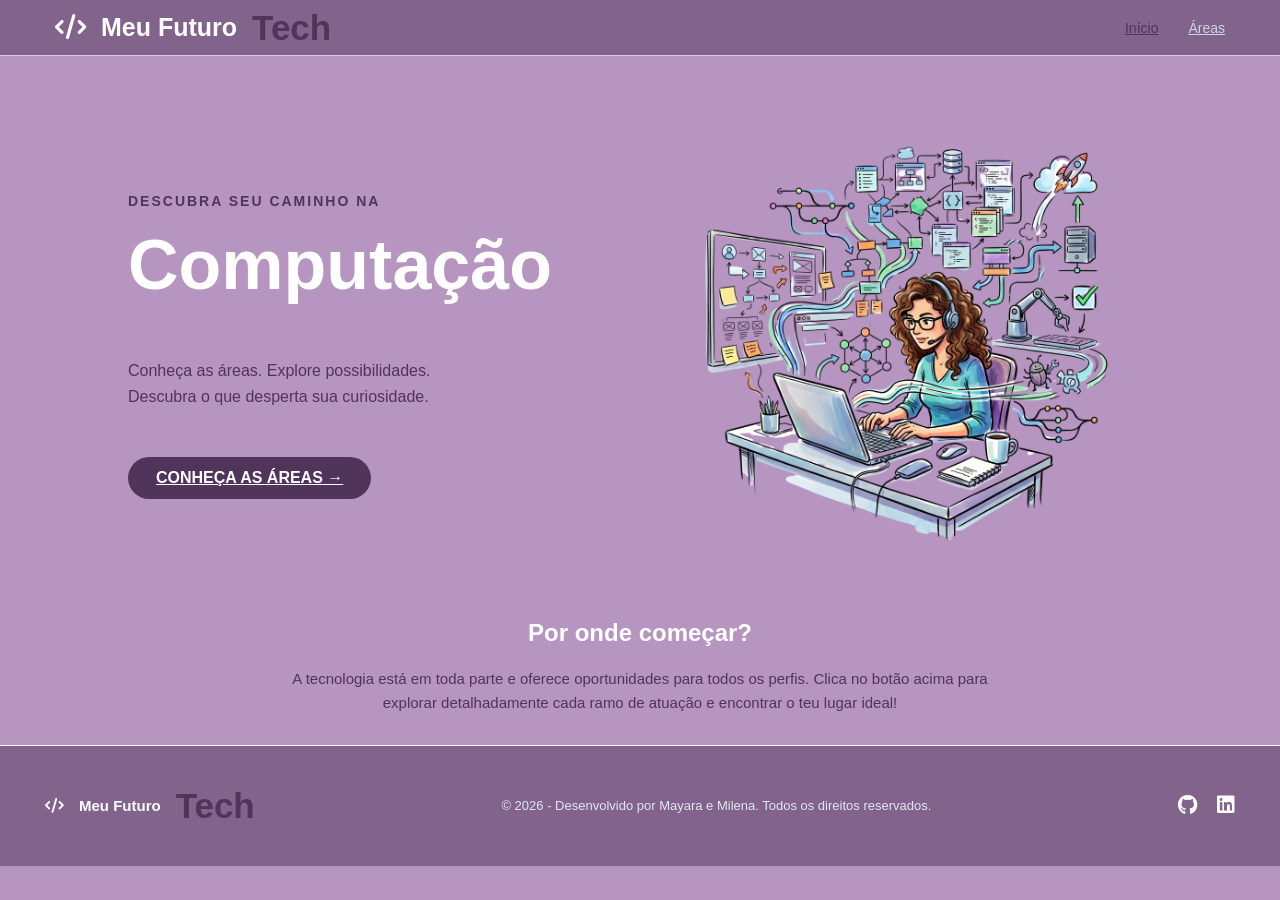
<file: index.html>
<!doctype html>
<html lang="pt-BR">

<head>
  <meta charset="UTF-8">
  <meta name="viewport" content="width=device-width, initial-scale=1.0">
  <title>Meu Futuro Tech</title>
  <link rel="stylesheet" href="https://cdnjs.cloudflare.com/ajax/libs/font-awesome/6.5.2/css/all.min.css">
  <link rel="stylesheet" href="css/style.css">
</head>

<body>
  <header>
    <div class="logo">
      <i class="fa-solid fa-code"></i> Meu Futuro <span>Tech</span>
    </div>
    <nav class="links-menu">
      <a href="index.html" class="ativo">Início</a>
      <a href="areas.html">Áreas</a>
    </nav>
  </header>
  <section class="hero">
    <div class="hero-texto">
      <p class="destaque">DESCUBRA SEU CAMINHO NA</p>
      <h1> Computação </h1> <br>
      <p>Conheça as áreas. Explore possibilidades. <br>
        Descubra o que desperta sua curiosidade.</p> <br>
      <a href="areas.html" class="botao">CONHEÇA AS ÁREAS →</a> <br>
    </div>
    <div class="hero-imagem">
      <img src="img/mulhercomputador.png" alt="computador na mesa">
    </div>
</section>

<section class="conclusao-final">
    <div class="hero-texto">
      <h2>Por onde começar?</h2>
      <p>A tecnologia está em toda parte e oferece oportunidades para todos os perfis. Clica no botão acima para explorar detalhadamente cada ramo de atuação e encontrar o teu lugar ideal!</p>
    </div>
  </section>

   <footer>
            <div class="logo">
            <i class="fa-solid fa-code"></i> Meu Futuro <span>Tech</span>
            </div>
            <p>&copy; 2026 - Desenvolvido por Mayara e Milena. Todos os direitos reservados.</p>
            <div class="social">
                <a href="#"><i class="fa-brands fa-github"></i></a>
                <a href="#"><i class="fa-brands fa-linkedin"></i></a>
            </div>
        </footer>

</body>

</html>
</file>
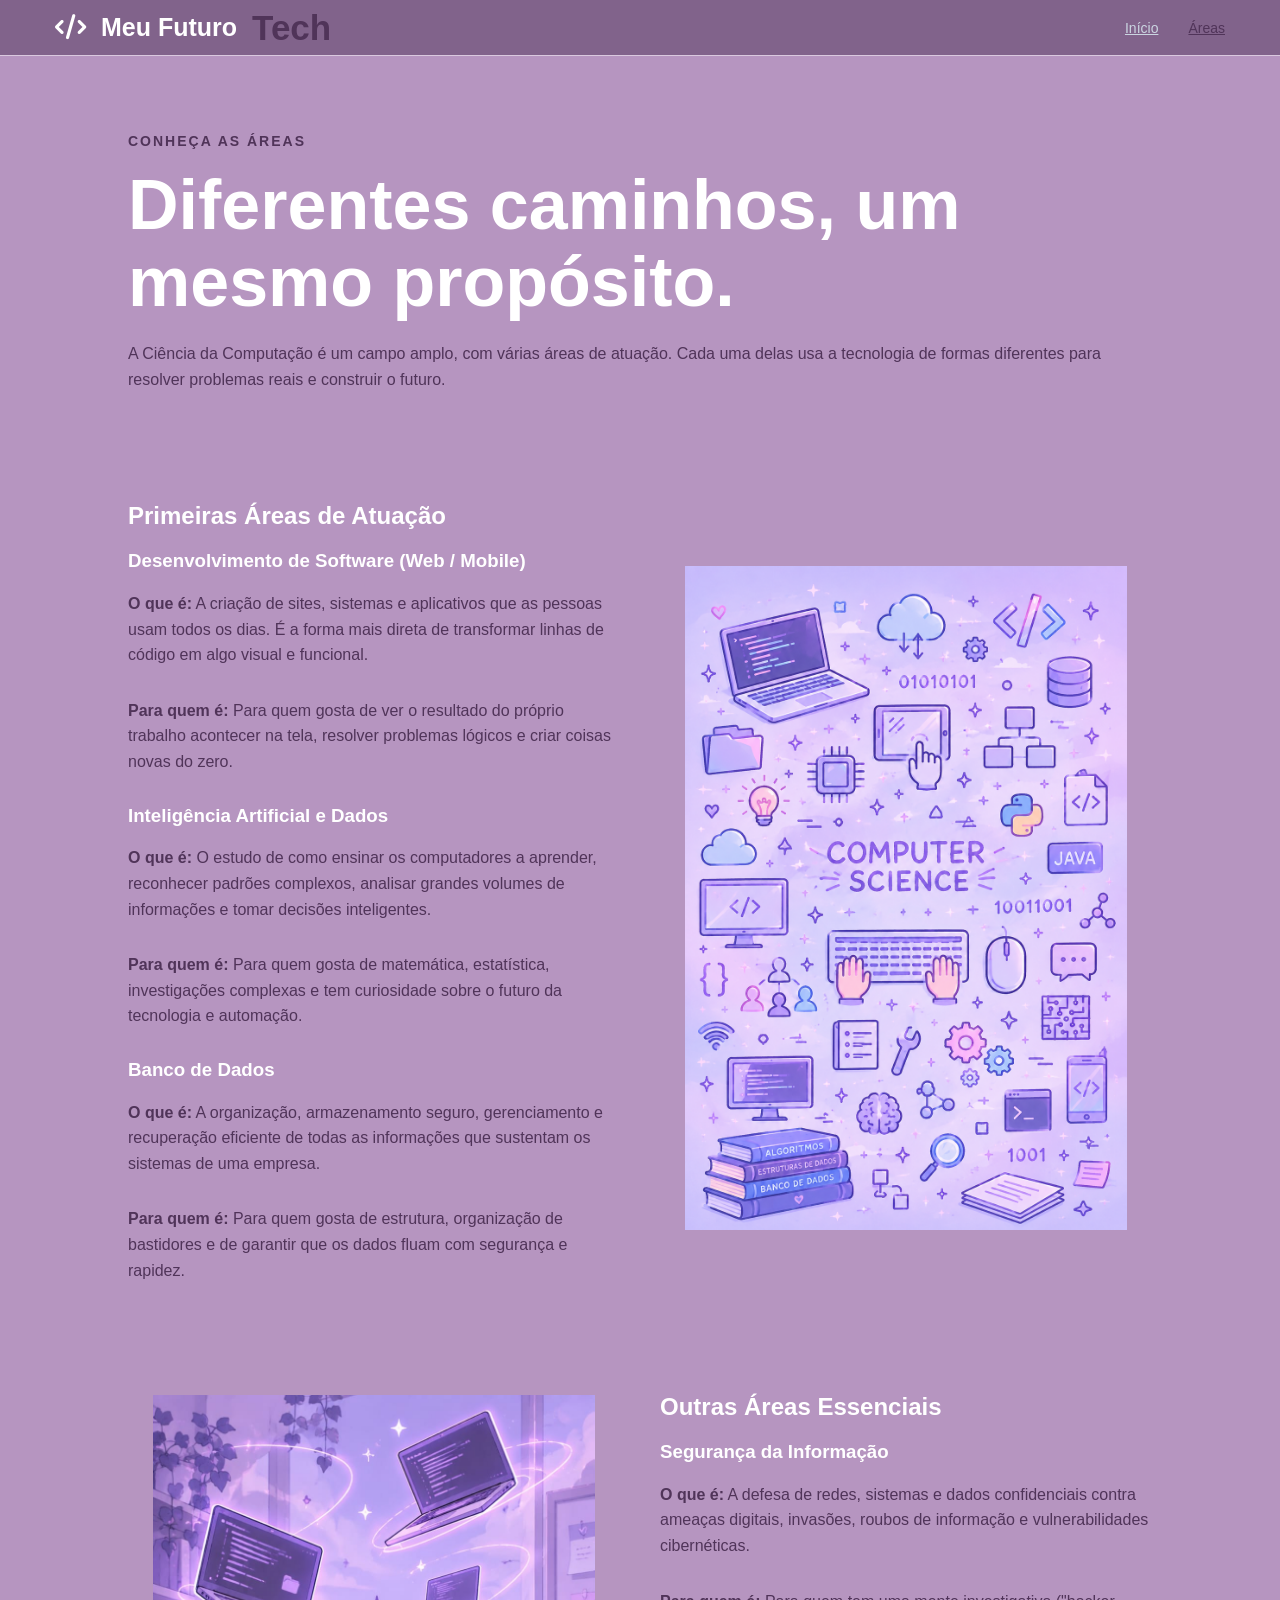
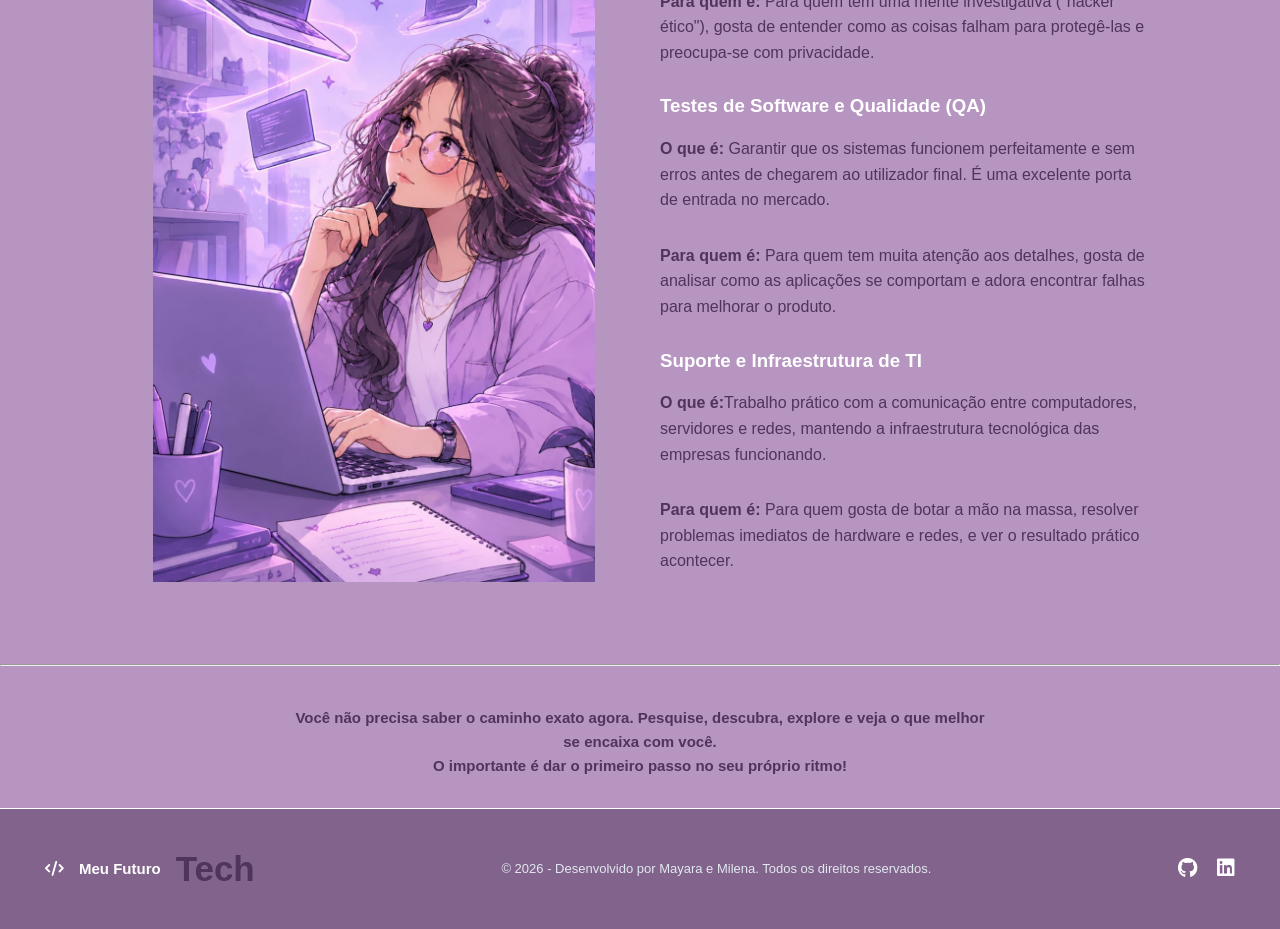
<file: areas.html>
<!doctype html>
<html lang="pt-BR">
    <head>
        <meta charset="UTF-8">
        <meta name="viewport" content="width=device-width, initial-scale=1.0">
        <title>Áreas da Ciência da Computação</title>
        <link rel="stylesheet" href="css/style.css">
        <link rel="stylesheet" href="https://cdnjs.cloudflare.com/ajax/libs/font-awesome/6.5.2/css/all.min.css">
    </head>
    <body>
        <header>
            <div class="logo">
                <i class="fa-solid fa-code"></i> Meu Futuro <span>Tech</span>
            </div>
            <nav class="links-menu">
                <a href="index.html">Início</a>
                <a href="areas.html" class="ativo">Áreas</a>
            </nav>
        </header>
        <section class="hero">
            <div class="hero-texto">
                <p class="destaque">CONHEÇA AS ÁREAS</p>
                <h1>Diferentes caminhos, um mesmo propósito.</h1>
                <p>A Ciência da Computação é um campo amplo, com várias áreas de atuação. Cada uma delas usa a tecnologia de formas diferentes para resolver problemas reais e construir o futuro.</p>
            </div>
        </section>

        <section class="hero">
            <div class="hero-texto">
                <h2>Primeiras Áreas de Atuação</h2>
                
                <h3>Desenvolvimento de Software (Web / Mobile)</h3>
                <p><strong>O que é:</strong> A criação de sites, sistemas e aplicativos que as pessoas usam todos os dias. É a forma mais direta de transformar linhas de código em algo visual e funcional.</p>
                <p><strong>Para quem é:</strong> Para quem gosta de ver o resultado do próprio trabalho acontecer na tela, resolver problemas lógicos e criar coisas novas do zero.</p>

                <h3>Inteligência Artificial e Dados</h3>
                <p><strong>O que é:</strong> O estudo de como ensinar os computadores a aprender, reconhecer padrões complexos, analisar grandes volumes de informações e tomar decisões inteligentes.</p>
                <p><strong>Para quem é:</strong> Para quem gosta de matemática, estatística, investigações complexas e tem curiosidade sobre o futuro da tecnologia e automação.</p>

                <h3>Banco de Dados</h3>
                <p><strong>O que é:</strong> A organização, armazenamento seguro, gerenciamento e recuperação eficiente de todas as informações que sustentam os sistemas de uma empresa.</p>
                <p><strong>Para quem é:</strong> Para quem gosta de estrutura, organização de bastidores e de garantir que os dados fluam com segurança e rapidez.</p>
            </div>
            <div class="hero-imagem">
                <img src="img/areas.png" alt="Ilustração áreas">
            </div>
        </section>
        <section class="hero">
            <div class="hero-imagem">
                <img src="img/desenho boneca.jpeg" alt="Ilustração boneca pensando">
            </div>
            <div class="hero-texto">
                <h2>Outras Áreas Essenciais</h2>
                
                <h3>Segurança da Informação</h3>
                <p><strong>O que é:</strong> A defesa de redes, sistemas e dados confidenciais contra ameaças digitais, invasões, roubos de informação e vulnerabilidades cibernéticas.</p>
                <p><strong>Para quem é:</strong> Para quem tem uma mente investigativa ("hacker ético"), gosta de entender como as coisas falham para protegê-las e preocupa-se com privacidade.</p>

                <h3>Testes de Software e Qualidade (QA)</h3>
                <p><strong>O que é:</strong> Garantir que os sistemas funcionem perfeitamente e sem erros antes de chegarem ao utilizador final. É uma excelente porta de entrada no mercado.</p>
                <p><strong>Para quem é:</strong> Para quem tem muita atenção aos detalhes, gosta de analisar como as aplicações se comportam e adora encontrar falhas para melhorar o produto.</p>

                <h3>Suporte e Infraestrutura de TI</h3>
                <p><strong>O que é:</strong>Trabalho prático com a comunicação entre computadores, servidores e redes, mantendo a infraestrutura tecnológica das empresas funcionando.</p>
                <p><strong>Para quem é:</strong> Para quem gosta de botar a mão na massa, resolver problemas imediatos de hardware e redes, e ver o resultado prático acontecer.</p>
            </div>
        </section>
        <hr>
        <section class="conclusao-final">
            <div class="hero-texto">
                <p><strong>Você não precisa saber o caminho exato agora. Pesquise, descubra, explore e veja o que melhor se encaixa com você. <br>
                O importante é dar o primeiro passo no seu próprio ritmo!</strong></p>
            </div>
        </section>

         <footer>
            <div class="logo">
                <i class="fa-solid fa-code"></i> Meu Futuro <span>Tech</span>
            </div>
            <p>&copy; 2026 -  Desenvolvido por Mayara e Milena. Todos os direitos reservados.</p>
            <div class="social">
                <a href="#"><i class="fa-brands fa-github"></i></a>
                <a href="#"><i class="fa-brands fa-linkedin"></i></a>
            </div>
        </footer>
    </body>
</html>
</file>
<file: css/style.css>
body {
    font-family: Arial, Helvetica, sans-serif;
    background-color: #b695c0;
    color: #ffffff;
    margin: 0;
    padding: 0;
}

header {
    height: 55px;
    background-color: #81638b;
    display: flex;
    align-items: center;
    justify-content: space-between;
    padding: 0 55px;
    border-bottom: 1px solid #dac9df;
}

.logo {
    display: flex;
    align-items: center;
    gap: 15px;
    font-weight: bold;
    font-size: 25px;
}

.logo span {
    color: #503459;
    font-size: 35px;
}

.links-menu {
    display: flex;
    gap: 30px;
}

.links-menu a {
    color: #cbd5e1;
    font-size: 14px;
    font-weight: 500;
}

.links-menu a:hover,
.links-menu a.ativo {
    color: #503459;
}

.hero {
    width: 80%;
    max-width: 1100px;
    margin: 60px auto;
    display: flex;
    align-items: center;
    justify-content: space-between;
    gap: 40px;
    
}
.hero-texto,
.hero-imagem {
    flex: 1;
}
.hero-texto .destaque {
    font-size: 14px;
    letter-spacing: 2px;
    color: #503459;
    text-transform: uppercase;
    font-weight: 600;
    margin-bottom: 15px;
}

.hero-texto h1 {
    font-size: 70px;
    margin: 0 0 20px 0;
    line-height: 1.1;
    color: #ffffff;
}

.hero-texto p {
    font-size: 16px;
    color: #503459;
    line-height: 1.6;
    margin-bottom: 30px;
}

.botao {
    display: inline-block;
    background-color: #503459;
    color: #ffffff;
    padding: 12px 28px;
    border-radius: 30px;
    font-weight: 600;
    font-size: 16px;
}

.botao:hover {
    background-color: #3b2542;
}

.hero-imagem {
   display: flex;
   justify-content: center;
}
.hero-imagem img {
    max-width: 90%;
}

.conclusao-final {
    width: 80%;
    max-width: 700px;
    margin: 40px auto 20px auto;
    text-align: center;
}

.conclusao-final p {
    font-size: 15px;
    color: #503459;
    line-height: 1.6;
}

footer {
    border-top: 1px solid #ffffff;
    min-height: 90px;
    padding: 15px 45px;
    display: flex;
    align-items: center;
    justify-content: space-between;
    background-color: #81638b;
}

footer .logo {
    font-size: 15px;
}

footer p {
    color: #e2e8f0;
    font-size: 13px;
}

.social {
    display: flex;
    gap: 20px;
}

.social a {
    color: white;
    font-size: 20px;
}

.social a:hover {
    color: #503459;
}

@media (max-width: 900px) {
    header {
        padding: 0 25px;
    }
    .hero {
        flex-direction: column;
        text-align: center;
    }
}

@media (max-width: 600px) {
    header {
        height: auto;
        padding: 15px 20px;
        flex-direction: column;
        gap: 12px;
    }

    .links-menu {
        gap: 25px;
        justify-content: center;
    }

    .links-menu a {
        font-size: 16px;
        font-weight: 600;
    }

    .hero {
        width: 85%;
        margin: 30px auto;
        flex-direction: column;
        text-align: center;
        gap: 25px;
    }

    .hero-texto h1 {
        font-size: 40px;
        margin-bottom: 15px;
    }

    .hero-imagem img {
        max-width: 80%;
    }

    footer {
        flex-direction: column;
        gap: 15px;
        text-align: center;
        padding: 20px;
    }
}
</file>
